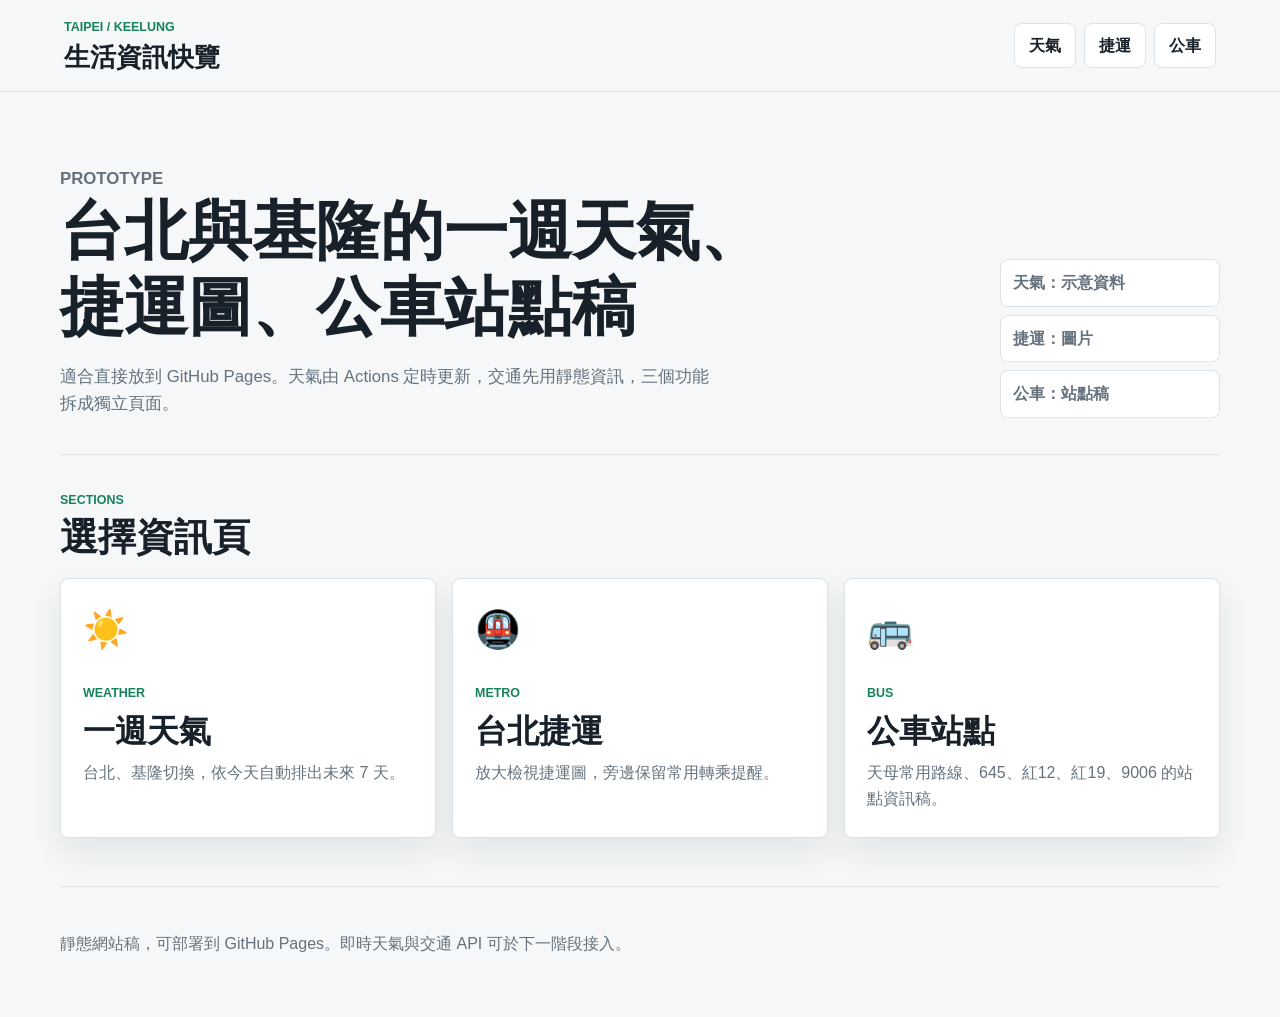
<file: index.html>
<!doctype html>
<html lang="zh-Hant">
  <head>
    <meta charset="UTF-8" />
    <meta name="viewport" content="width=device-width, initial-scale=1.0" />
    <title>台北基隆生活資訊</title>
    <link rel="stylesheet" href="styles.css" />
  </head>
  <body>
    <header class="topbar">
      <a class="brand" href="index.html">
        <p class="eyebrow">Taipei / Keelung</p>
        <h1>生活資訊快覽</h1>
      </a>
      <nav class="section-nav" aria-label="主要頁面">
        <a href="weather.html">天氣</a>
        <a href="metro.html">捷運</a>
        <a href="bus.html">公車</a>
      </nav>
    </header>

    <main>
      <section class="hero" aria-labelledby="hero-title">
        <div class="hero-copy">
          <p class="eyebrow">Prototype</p>
          <h2 id="hero-title">台北與基隆的一週天氣、捷運圖、公車站點稿</h2>
          <p>
            適合直接放到 GitHub Pages。天氣由 Actions 定時更新，交通先用靜態資訊，三個功能拆成獨立頁面。
          </p>
        </div>
        <div class="hero-status" aria-label="資料狀態">
          <span>天氣：示意資料</span>
          <span>捷運：圖片</span>
          <span>公車：站點稿</span>
        </div>
      </section>

      <section class="section" aria-labelledby="pages-title">
        <div class="section-heading">
          <div>
            <p class="eyebrow">Sections</p>
            <h2 id="pages-title">選擇資訊頁</h2>
          </div>
        </div>
        <div class="home-grid">
          <a class="page-card weather-card" href="weather.html">
            <span class="page-icon" aria-hidden="true">☀️</span>
            <p class="eyebrow">Weather</p>
            <h3>一週天氣</h3>
            <p>台北、基隆切換，依今天自動排出未來 7 天。</p>
          </a>
          <a class="page-card metro-card" href="metro.html">
            <span class="page-icon" aria-hidden="true">🚇</span>
            <p class="eyebrow">Metro</p>
            <h3>台北捷運</h3>
            <p>放大檢視捷運圖，旁邊保留常用轉乘提醒。</p>
          </a>
          <a class="page-card bus-card-link" href="bus.html">
            <span class="page-icon" aria-hidden="true">🚌</span>
            <p class="eyebrow">Bus</p>
            <h3>公車站點</h3>
            <p>天母常用路線、645、紅12、紅19、9006 的站點資訊稿。</p>
          </a>
        </div>
      </section>
    </main>

    <footer>
      <p>靜態網站稿，可部署到 GitHub Pages。即時天氣與交通 API 可於下一階段接入。</p>
    </footer>
  </body>
</html>
</file>
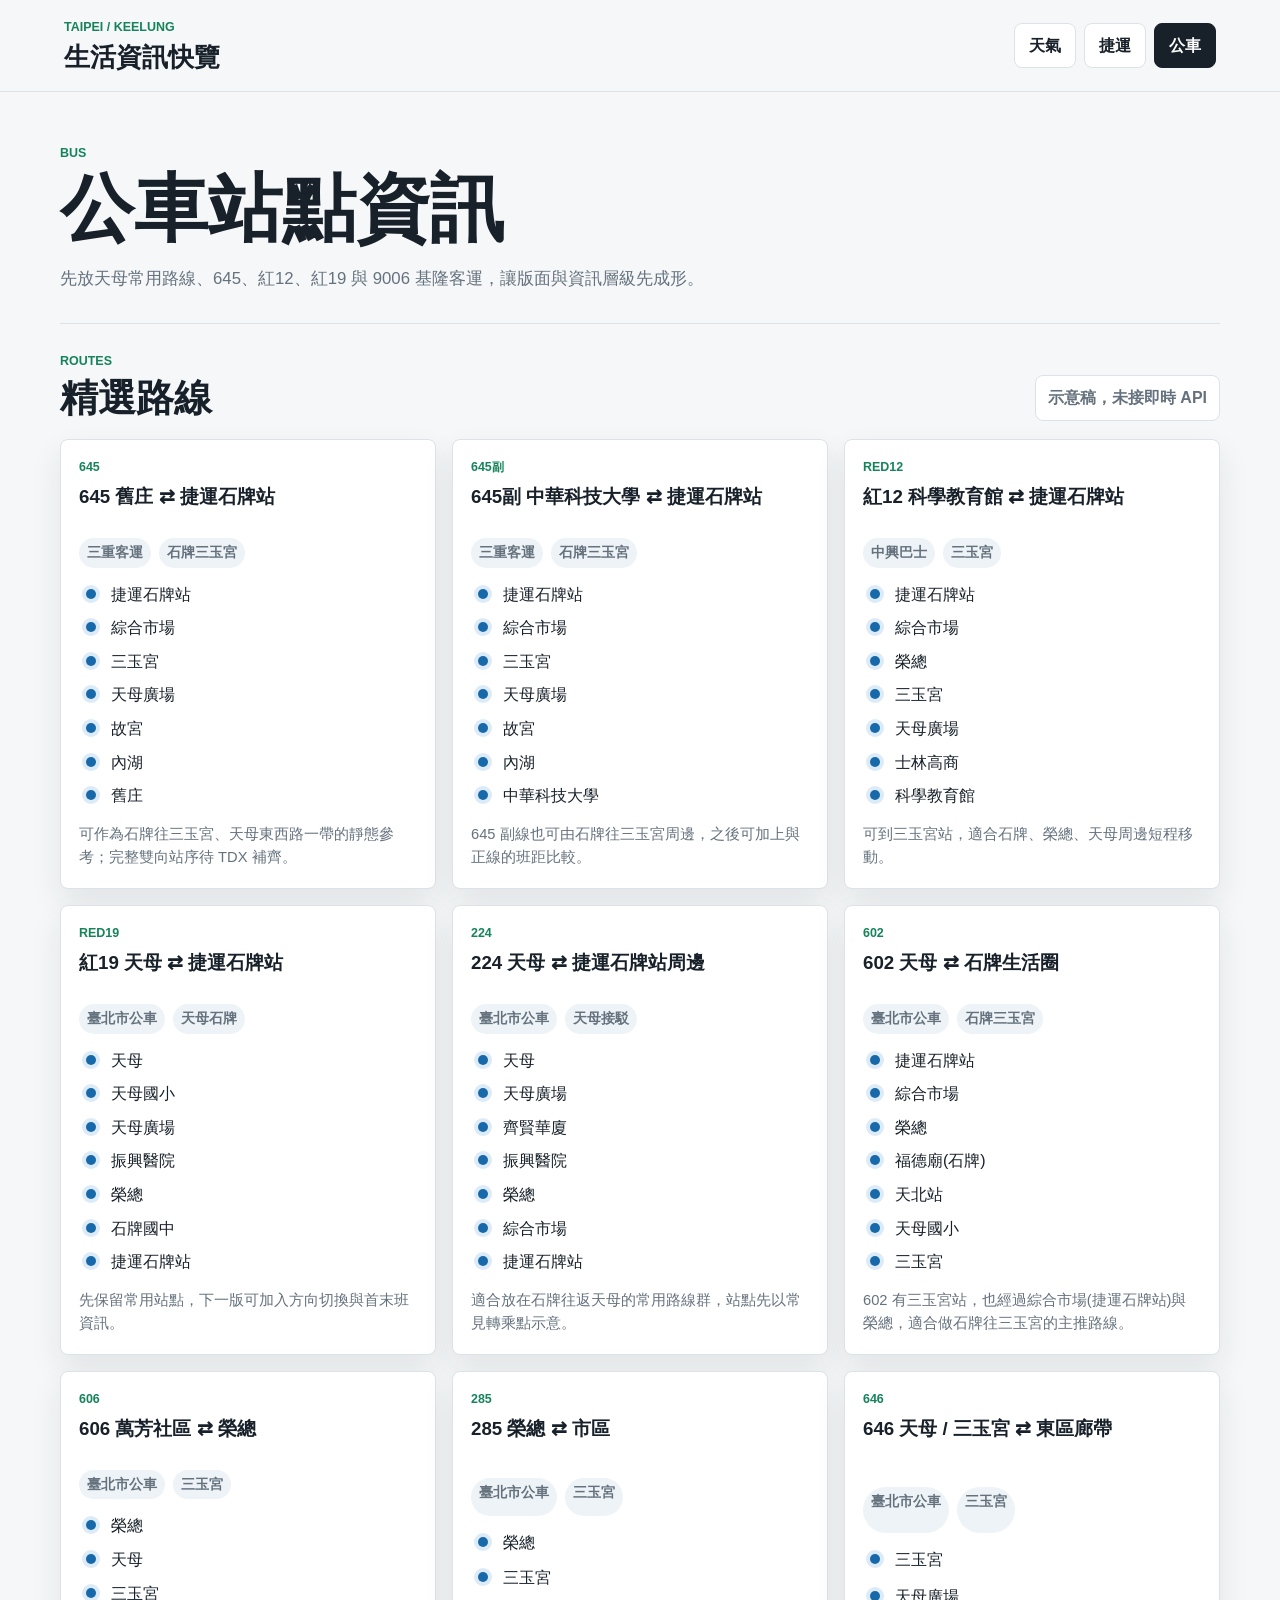
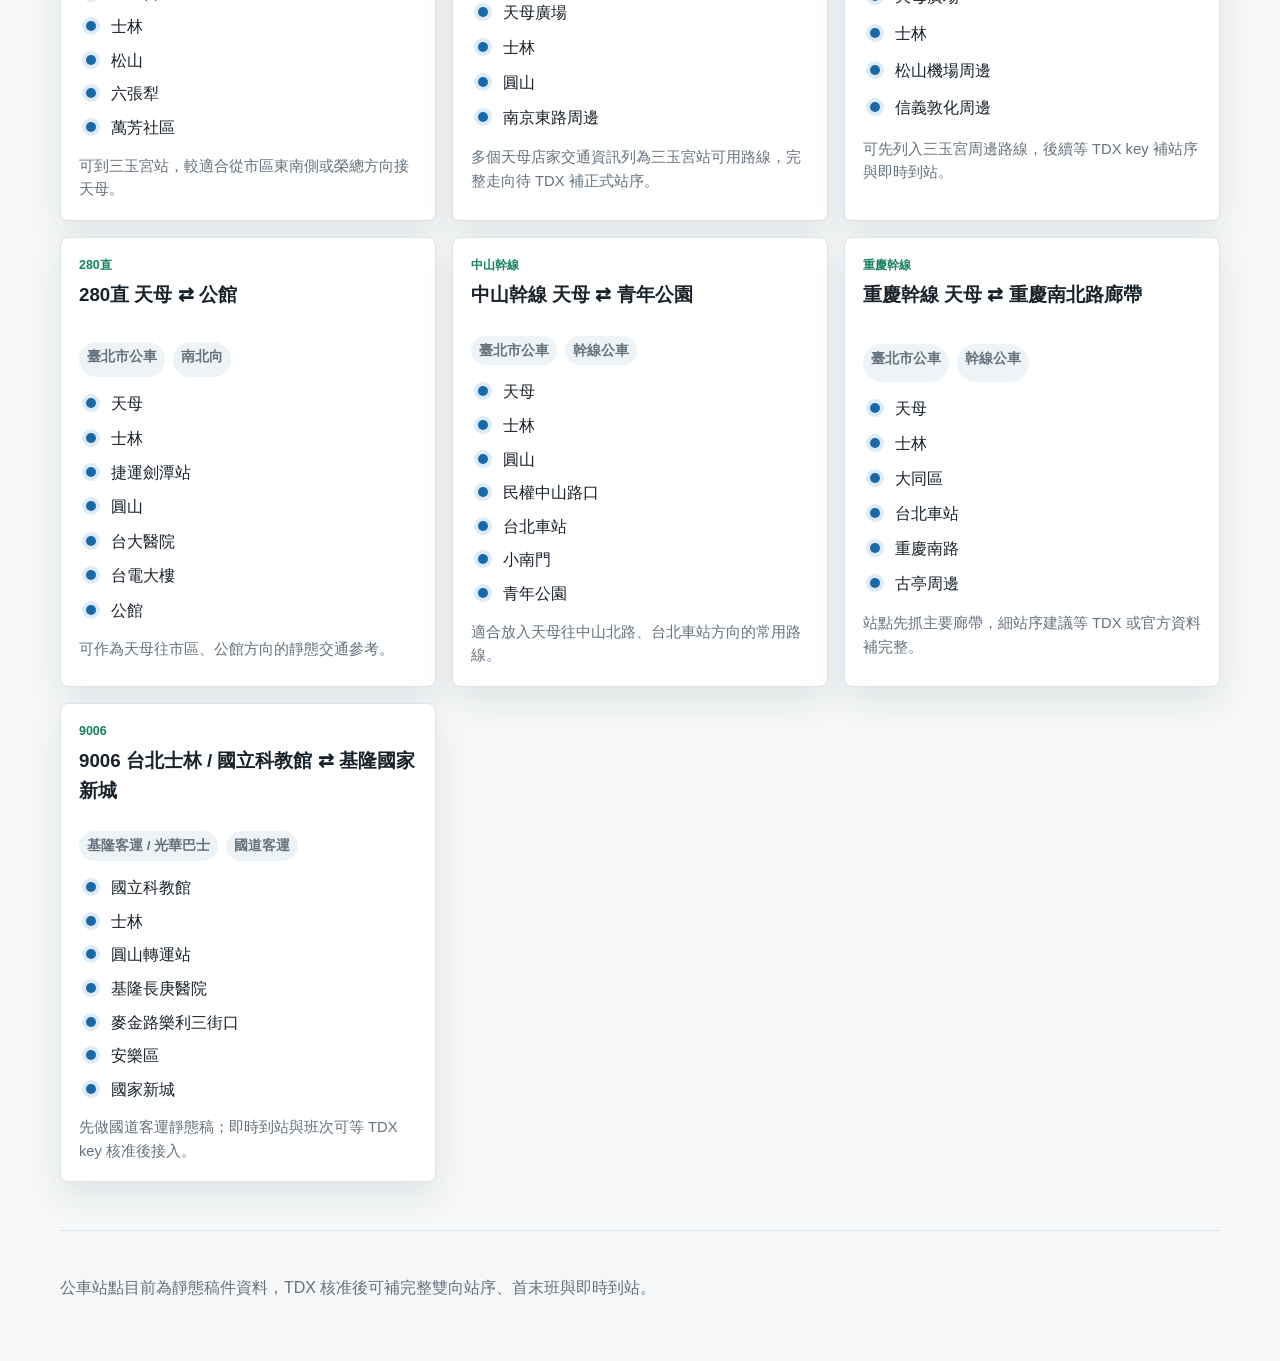
<file: bus.html>
<!doctype html>
<html lang="zh-Hant">
  <head>
    <meta charset="UTF-8" />
    <meta name="viewport" content="width=device-width, initial-scale=1.0" />
    <title>公車站點｜台北基隆生活資訊</title>
    <link rel="stylesheet" href="styles.css" />
  </head>
  <body>
    <header class="topbar">
      <a class="brand" href="index.html">
        <p class="eyebrow">Taipei / Keelung</p>
        <h1>生活資訊快覽</h1>
      </a>
      <nav class="section-nav" aria-label="主要頁面">
        <a href="weather.html">天氣</a>
        <a href="metro.html">捷運</a>
        <a class="active" href="bus.html">公車</a>
      </nav>
    </header>

    <main>
      <section class="page-intro" aria-labelledby="bus-page-title">
        <p class="eyebrow">Bus</p>
        <h2 id="bus-page-title">公車站點資訊</h2>
        <p>先放天母常用路線、645、紅12、紅19 與 9006 基隆客運，讓版面與資訊層級先成形。</p>
      </section>

      <section class="section compact" aria-labelledby="bus-title">
        <div class="section-heading">
          <div>
            <p class="eyebrow">Routes</p>
            <h2 id="bus-title">精選路線</h2>
          </div>
          <span class="draft-badge">示意稿，未接即時 API</span>
        </div>
        <div class="bus-grid" id="bus-list"></div>
      </section>
    </main>

    <footer>
      <p>公車站點目前為靜態稿件資料，TDX 核准後可補完整雙向站序、首末班與即時到站。</p>
    </footer>

    <script src="script.js"></script>
  </body>
</html>
</file>
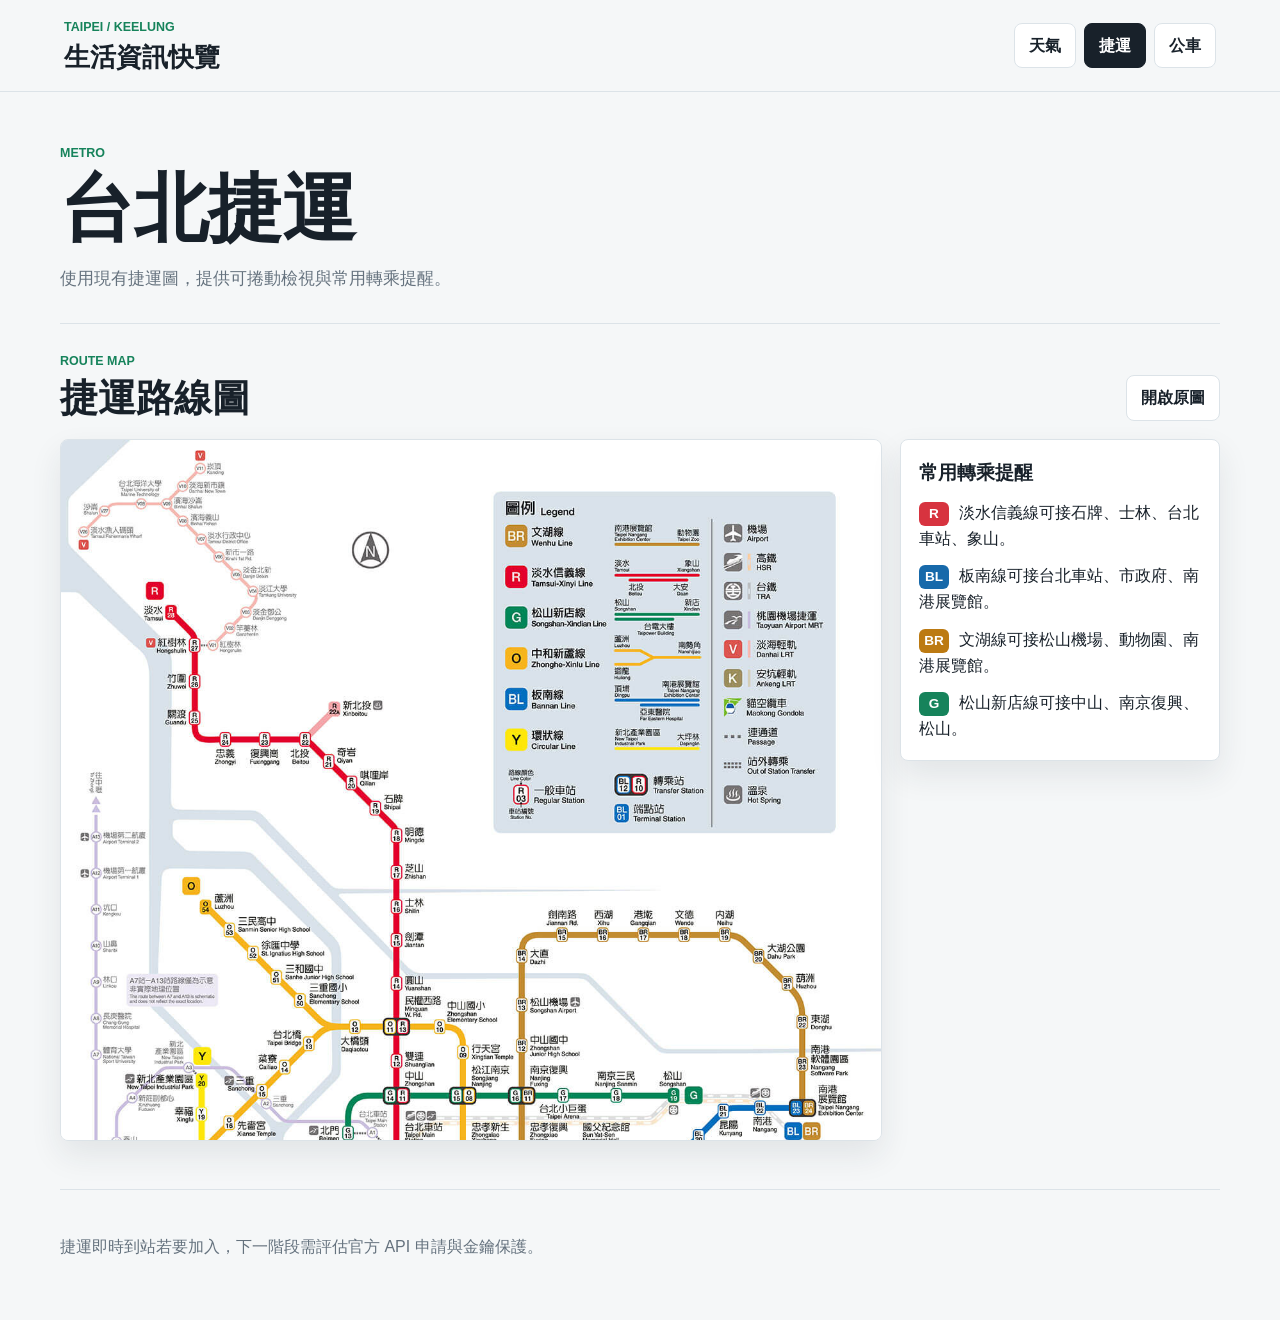
<file: metro.html>
<!doctype html>
<html lang="zh-Hant">
  <head>
    <meta charset="UTF-8" />
    <meta name="viewport" content="width=device-width, initial-scale=1.0" />
    <title>台北捷運｜台北基隆生活資訊</title>
    <link rel="stylesheet" href="styles.css" />
  </head>
  <body>
    <header class="topbar">
      <a class="brand" href="index.html">
        <p class="eyebrow">Taipei / Keelung</p>
        <h1>生活資訊快覽</h1>
      </a>
      <nav class="section-nav" aria-label="主要頁面">
        <a href="weather.html">天氣</a>
        <a class="active" href="metro.html">捷運</a>
        <a href="bus.html">公車</a>
      </nav>
    </header>

    <main>
      <section class="page-intro" aria-labelledby="metro-page-title">
        <p class="eyebrow">Metro</p>
        <h2 id="metro-page-title">台北捷運</h2>
        <p>使用現有捷運圖，提供可捲動檢視與常用轉乘提醒。</p>
      </section>

      <section class="section compact" aria-labelledby="metro-title">
        <div class="section-heading">
          <div>
            <p class="eyebrow">Route Map</p>
            <h2 id="metro-title">捷運路線圖</h2>
          </div>
          <a class="plain-link" href="metrotaipeimap_tn.jpg" target="_blank" rel="noreferrer">開啟原圖</a>
        </div>
        <div class="metro-layout">
          <figure class="metro-map large">
            <img src="metrotaipeimap_tn.jpg" alt="台北捷運路線圖" />
          </figure>
          <aside class="metro-panel" aria-label="捷運重點">
            <h3>常用轉乘提醒</h3>
            <ul class="info-list">
              <li><span class="line red">R</span> 淡水信義線可接石牌、士林、台北車站、象山。</li>
              <li><span class="line blue">BL</span> 板南線可接台北車站、市政府、南港展覽館。</li>
              <li><span class="line brown">BR</span> 文湖線可接松山機場、動物園、南港展覽館。</li>
              <li><span class="line green">G</span> 松山新店線可接中山、南京復興、松山。</li>
            </ul>
          </aside>
        </div>
      </section>
    </main>

    <footer>
      <p>捷運即時到站若要加入，下一階段需評估官方 API 申請與金鑰保護。</p>
    </footer>
  </body>
</html>
</file>
<file: styles.css>
:root {
  --bg: #f5f7f8;
  --panel: #ffffff;
  --text: #18212a;
  --muted: #65727e;
  --border: #dce3e8;
  --blue: #1769aa;
  --green: #16835b;
  --red: #d7333f;
  --amber: #bc7a12;
  --shadow: 0 14px 32px rgba(28, 42, 56, 0.09);
}

* {
  box-sizing: border-box;
}

html {
  scroll-behavior: smooth;
}

body {
  margin: 0;
  background: var(--bg);
  color: var(--text);
  font-family:
    "Noto Sans TC",
    "PingFang TC",
    "Microsoft JhengHei",
    Arial,
    sans-serif;
  line-height: 1.6;
}

a {
  color: inherit;
}

.brand {
  color: inherit;
  text-decoration: none;
}

.topbar {
  position: sticky;
  top: 0;
  z-index: 5;
  display: flex;
  align-items: center;
  justify-content: space-between;
  gap: 24px;
  padding: 18px clamp(20px, 5vw, 64px);
  background: rgba(245, 247, 248, 0.92);
  border-bottom: 1px solid var(--border);
  backdrop-filter: blur(14px);
}

.topbar h1,
.section h2,
.hero h2 {
  margin: 0;
  line-height: 1.2;
}

.topbar h1 {
  font-size: clamp(1.25rem, 2vw, 1.65rem);
}

.eyebrow {
  margin: 0 0 4px;
  color: var(--green);
  font-size: 0.78rem;
  font-weight: 800;
  letter-spacing: 0;
  text-transform: uppercase;
}

.section-nav {
  display: flex;
  gap: 8px;
}

.section-nav a,
.plain-link,
.city-tab {
  min-height: 40px;
  padding: 9px 14px;
  border: 1px solid var(--border);
  border-radius: 8px;
  background: var(--panel);
  color: var(--text);
  font-weight: 700;
  text-decoration: none;
}

.section-nav a.active {
  background: var(--text);
  color: #ffffff;
  border-color: var(--text);
}

main {
  width: min(1160px, calc(100% - 32px));
  margin: 0 auto;
}

.hero {
  display: grid;
  grid-template-columns: minmax(0, 1fr) auto;
  gap: 24px;
  align-items: end;
  padding: 56px 0 36px;
}

.hero h2 {
  max-width: 720px;
  font-size: clamp(2rem, 5vw, 4.2rem);
}

.hero p {
  max-width: 650px;
  margin: 18px 0 0;
  color: var(--muted);
  font-size: 1.05rem;
}

.hero-status {
  display: grid;
  gap: 8px;
  min-width: 220px;
}

.hero-status span,
.draft-badge,
.weather-summary {
  border: 1px solid var(--border);
  border-radius: 8px;
  background: var(--panel);
}

.hero-status span {
  padding: 10px 12px;
  color: var(--muted);
  font-weight: 700;
}

.section {
  padding: 36px 0 48px;
  border-top: 1px solid var(--border);
}

.section.compact {
  padding-top: 28px;
}

.page-intro {
  padding: 52px 0 30px;
}

.page-intro h2 {
  max-width: 760px;
  margin: 0;
  font-size: clamp(2.25rem, 6vw, 4.6rem);
  line-height: 1.12;
}

.page-intro p:not(.eyebrow) {
  max-width: 700px;
  margin: 16px 0 0;
  color: var(--muted);
  font-size: 1.05rem;
}

.section-heading {
  display: flex;
  align-items: end;
  justify-content: space-between;
  gap: 16px;
  margin-bottom: 18px;
}

.section h2 {
  font-size: clamp(1.55rem, 3vw, 2.35rem);
}

.segmented {
  display: flex;
  gap: 6px;
  padding: 4px;
  border: 1px solid var(--border);
  border-radius: 8px;
  background: #e9eef2;
}

.city-tab {
  cursor: pointer;
}

.city-tab.active {
  background: var(--blue);
  color: #ffffff;
  border-color: var(--blue);
}

.weather-summary {
  display: flex;
  align-items: center;
  justify-content: space-between;
  gap: 18px;
  padding: 16px 18px;
  margin-bottom: 16px;
  box-shadow: var(--shadow);
}

.weather-summary strong {
  display: block;
  font-size: 1.2rem;
}

.weather-summary span,
.weather-summary p {
  color: var(--muted);
}

.weather-summary p {
  max-width: 560px;
  margin: 0;
}

.home-grid {
  display: grid;
  grid-template-columns: repeat(3, minmax(0, 1fr));
  gap: 16px;
}

.page-card {
  display: grid;
  align-content: start;
  min-height: 260px;
  padding: 22px;
  border: 1px solid var(--border);
  border-radius: 8px;
  background: var(--panel);
  box-shadow: var(--shadow);
  text-decoration: none;
  transition:
    transform 160ms ease,
    border-color 160ms ease;
}

.page-card:hover {
  transform: translateY(-3px);
  border-color: var(--blue);
}

.page-card h3 {
  margin: 4px 0 10px;
  font-size: clamp(1.45rem, 3vw, 2rem);
  line-height: 1.2;
}

.page-card p:not(.eyebrow) {
  margin: 0;
  color: var(--muted);
}

.page-icon {
  display: block;
  margin-bottom: 24px;
  font-size: 2.3rem;
}

.forecast-grid {
  display: grid;
  grid-template-columns: repeat(7, minmax(128px, 1fr));
  gap: 12px;
  overflow-x: auto;
  padding-bottom: 4px;
}

.forecast-card,
.bus-card,
.metro-panel {
  border: 1px solid var(--border);
  border-radius: 8px;
  background: var(--panel);
  box-shadow: var(--shadow);
}

.forecast-card {
  min-height: 184px;
  padding: 16px;
}

.forecast-card .date {
  color: var(--muted);
  font-size: 0.9rem;
  font-weight: 700;
}

.forecast-card .icon {
  margin: 12px 0 8px;
  font-size: 2rem;
}

.forecast-card h3 {
  margin: 0 0 8px;
  font-size: 1rem;
}

.temp {
  color: var(--red);
  font-size: 1.35rem;
  font-weight: 900;
}

.rain {
  color: var(--blue);
  font-weight: 800;
}

.metro-layout {
  display: grid;
  grid-template-columns: minmax(0, 1fr) 320px;
  gap: 18px;
  align-items: start;
}

.metro-map {
  height: min(72vh, 720px);
  margin: 0;
  overflow: auto;
  border: 1px solid var(--border);
  border-radius: 8px;
  background: #ffffff;
  box-shadow: var(--shadow);
}

.metro-map.large {
  height: min(78vh, 880px);
}

.metro-map img {
  display: block;
  width: 100%;
  min-width: 720px;
  height: auto;
}

.metro-panel {
  padding: 18px;
}

.metro-panel h3,
.bus-card h3 {
  margin: 0 0 12px;
}

.info-list {
  display: grid;
  gap: 12px;
  margin: 0;
  padding: 0;
  list-style: none;
}

.line {
  display: inline-grid;
  place-items: center;
  min-width: 30px;
  height: 24px;
  margin-right: 6px;
  border-radius: 6px;
  color: #ffffff;
  font-size: 0.85rem;
  font-weight: 900;
}

.line.red {
  background: var(--red);
}

.line.blue {
  background: var(--blue);
}

.line.brown {
  background: var(--amber);
}

.line.green {
  background: var(--green);
}

.draft-badge {
  padding: 9px 12px;
  color: var(--muted);
  font-weight: 800;
}

.bus-grid {
  display: grid;
  grid-template-columns: repeat(3, minmax(0, 1fr));
  gap: 16px;
}

.bus-card {
  display: grid;
  gap: 14px;
  padding: 18px;
}

.bus-meta {
  display: flex;
  flex-wrap: wrap;
  gap: 8px;
}

.bus-meta span {
  padding: 4px 8px;
  border-radius: 999px;
  background: #edf3f6;
  color: var(--muted);
  font-size: 0.85rem;
  font-weight: 800;
}

.stop-list {
  display: grid;
  gap: 8px;
  margin: 0;
  padding: 0;
  list-style: none;
}

.stop-list li {
  display: grid;
  grid-template-columns: 24px 1fr;
  gap: 8px;
  align-items: start;
}

.stop-dot {
  width: 10px;
  height: 10px;
  margin: 7px auto 0;
  border-radius: 50%;
  background: var(--blue);
  box-shadow: 0 0 0 4px #dcebf7;
}

.bus-note {
  margin: 0;
  color: var(--muted);
  font-size: 0.92rem;
}

footer {
  width: min(1160px, calc(100% - 32px));
  margin: 0 auto;
  padding: 28px 0 44px;
  color: var(--muted);
  border-top: 1px solid var(--border);
}

@media (max-width: 900px) {
  .topbar,
  .hero,
  .section-heading,
  .weather-summary {
    align-items: stretch;
    flex-direction: column;
  }

  .topbar,
  .section-heading,
  .weather-summary {
    display: flex;
  }

  .hero,
  .metro-layout,
  .home-grid,
  .bus-grid {
    grid-template-columns: 1fr;
  }

  .section-nav {
    overflow-x: auto;
    padding-bottom: 2px;
  }

  .forecast-grid {
    grid-template-columns: repeat(7, 148px);
  }

  .metro-map {
    height: 62vh;
  }
}

@media (max-width: 560px) {
  main,
  footer {
    width: min(100% - 24px, 1160px);
  }

  .topbar {
    padding: 14px 12px;
  }

  .hero {
    padding-top: 34px;
  }

  .section-nav a,
  .plain-link,
  .city-tab {
    padding-inline: 11px;
    font-size: 0.92rem;
  }
}
</file>
